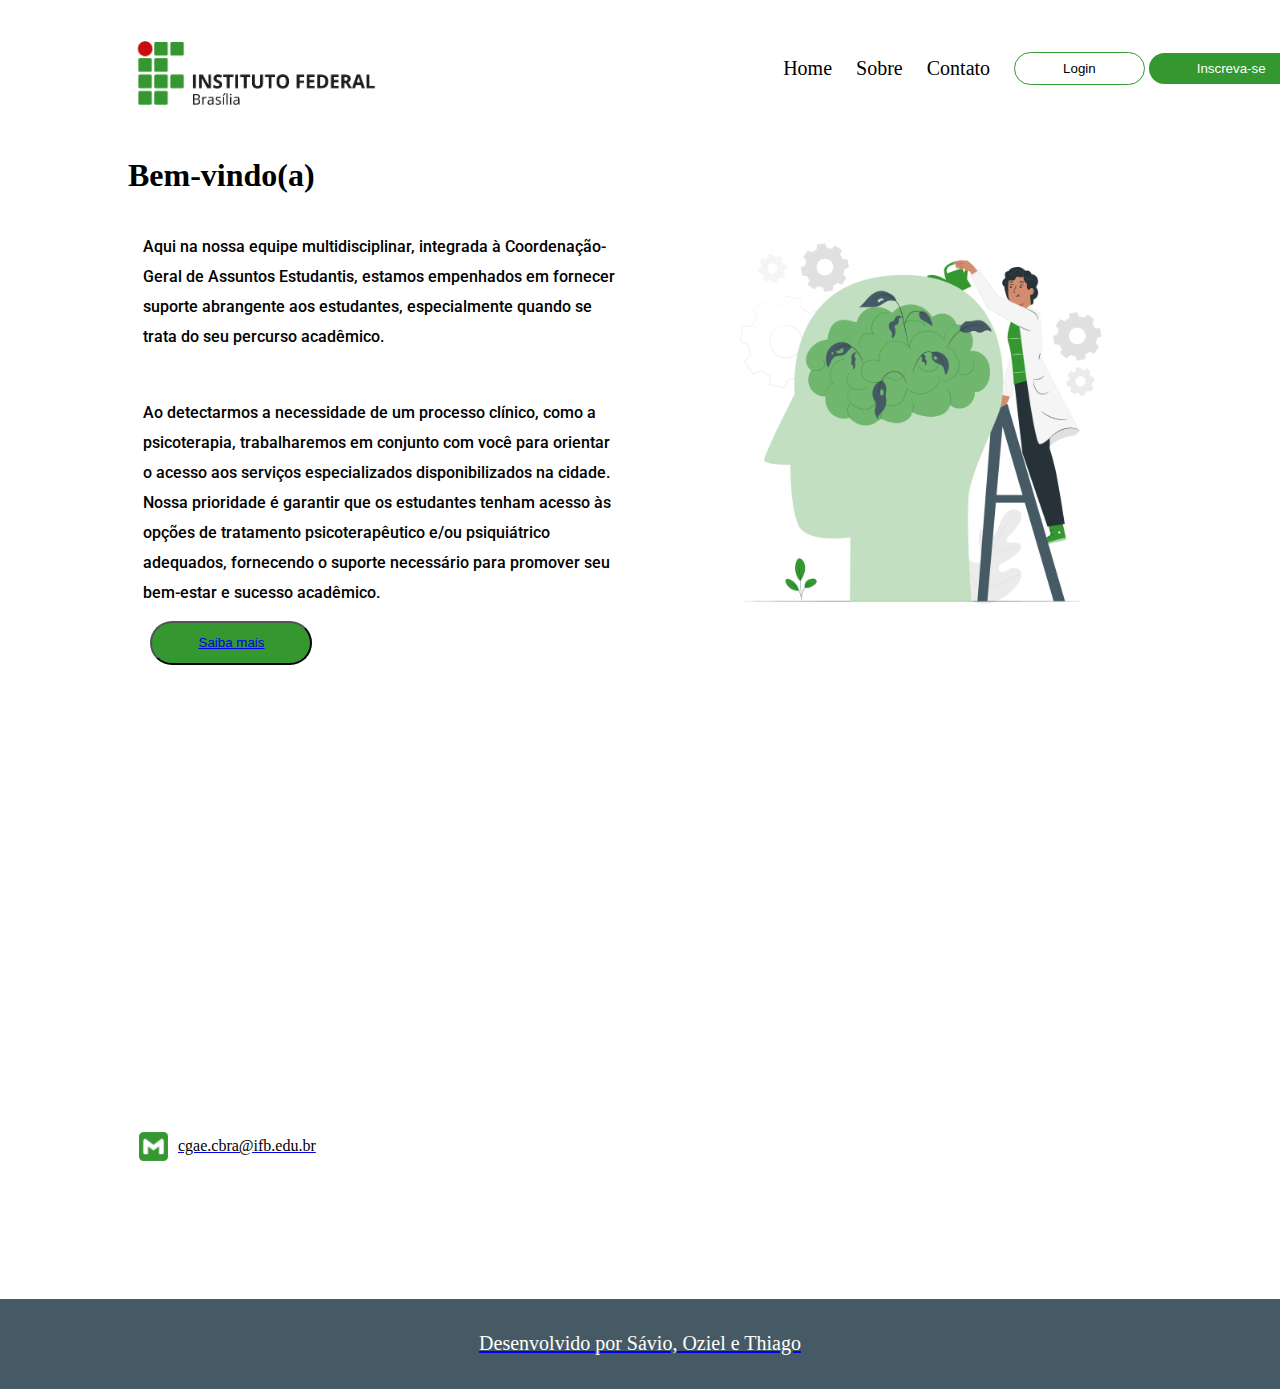
<file: index.html>
<!DOCTYPE html>
<html lang="pt-br">
<head>
    <meta charset="UTF-8">
    <meta name="viewport" content="width=device-width, initial-scale=1.0">
    <title>Insituto Federal Brasília</title>
    <link rel="stylesheet" href="./stylehome.css">
</head>
<body>

    <header id="header">
    <img src="./img/IFB.png" alt="">
    <nav class="navigation">
      <a href="#">Home</a>
      <a href="sobre.html">Sobre</a>
      <a href="mailto:cgae.cbra@ifb.edu.br">Contato</a>
      <div class="button-wrapper">
        <a href="./login.html"><button class="login">Login</button></a>
        <a href="./cadastro.html"><button class="cadastro">Inscreva-se</button></a>
      </div>
    </nav>
  </header>

    <main>
        <h1>Bem-vindo(a)</h1>
        <div class="container-main">
            <div id="p-main">
                <p id="p-home">Aqui na nossa equipe multidisciplinar, integrada à Coordenação-Geral de Assuntos Estudantis, estamos empenhados em fornecer suporte abrangente aos estudantes, especialmente quando se trata do seu percurso acadêmico.</p>
                <p id="p-home">Ao detectarmos a necessidade de um processo clínico, como a psicoterapia, trabalharemos em conjunto com você para orientar o acesso aos serviços especializados disponibilizados na cidade. Nossa prioridade é garantir que os estudantes tenham acesso às opções de tratamento psicoterapêutico e/ou psiquiátrico adequados, fornecendo o suporte necessário para promover seu bem-estar e sucesso acadêmico.</p>
            </div>
            <div>
                <img id="img-home" src="img/Mental health-pana 1.png" />
            </div>
        </div>    
        <div class="container-img">
            <button id="saibam"><a href="sobre.html">Saiba mais</a></button>
        </div>

        <div id="emailcgae">
            <img src="img/SVGRepo_iconCarrier.png">            
            <a href="mailto:cgae.cbra@ifb.edu.br">
            <p>cgae.cbra@ifb.edu.br</p>
        </div> 
    </main>

    <footer><p>Desenvolvido por Sávio, Oziel e Thiago</p></footer>
</body>
</html>
</file>
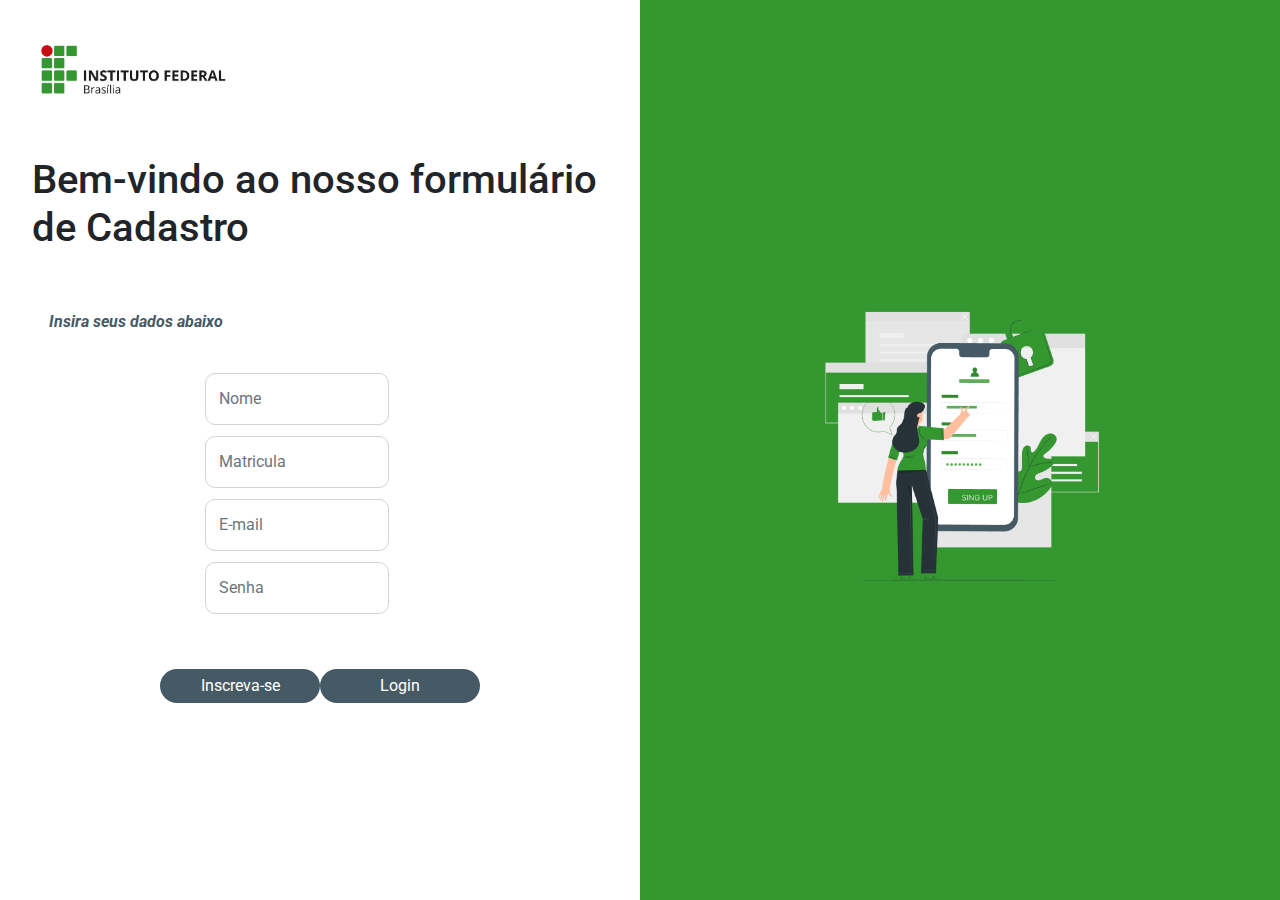
<file: cadastro.html>
<!DOCTYPE html>
<html lang="pt-br">
<head>
    <link rel="stylesheet" href="./styleAgenda.css">
    <link rel="stylesheet" href="https://cdn.jsdelivr.net/npm/bootstrap@4.0.0/dist/css/bootstrap.min.css" integrity="sha384-Gn5384xqQ1aoWXA+058RXPxPg6fy4IWvTNh0E263XmFcJlSAwiGgFAW/dAiS6JXm" crossorigin="anonymous">
    <meta charset="UTF-8">
    <meta name="viewport" content="width=device-width, initial-scale=1.0">
    <title>Insituto Federal Brasília</title>
    <link rel="stylesheet" href="./styleCadastro.css">
    
</head>
<body>
    <div class="bodycadastro">
		<main class="main1">
            <img src="./img/IFB.png" width="35%">
            <h1>Bem-vindo ao nosso formulário de Cadastro</h1>

            <p>Insira seus dados abaixo</p>

            <div class="padding-formulario">
                <div class="row g-3">
                    <div class="col">
                    <input type="text" class="form-control" placeholder="Nome" aria-label="First name" style="border-radius: 10px;">
                    </div>
                    
                </div>
                <div class="row g-3">
                    <div class="col">
                    <input type="number" class="form-control" placeholder="Matricula" aria-label="First name" style="border-radius: 10px;">
                    </div>
                </div>
                <div class="row g-3">
                    <div class="col">
                    <input type="email" class="form-control" placeholder="E-mail" aria-label="email" style="border-radius: 10px;">
                    </div>
                </div>
                <div class="row g-3">
                    <div class="col">
                    <input type="password" class="form-control" placeholder="Senha" aria-label="Senha" style="border-radius: 10px;">
                    </div>
                </div>
                <div class="flex">
                    <div class="btn-group" role="group" aria-label="Basic example">
                       <a href="./login.html"><button type="button" class="btn btn-primary">Inscreva-se</button></a>
                        <a href="./loginSucess.html"><button type="button" class="btn btn-primary">Login</button></a>
                    </div>
                </div>

        </main>
            

		<main class="main2">
            <div class="imgcadastro">
			    <img src="./img/Mobile login-pana 1.png" width="50%">
            </div>
        </main>
    </div>
</file>
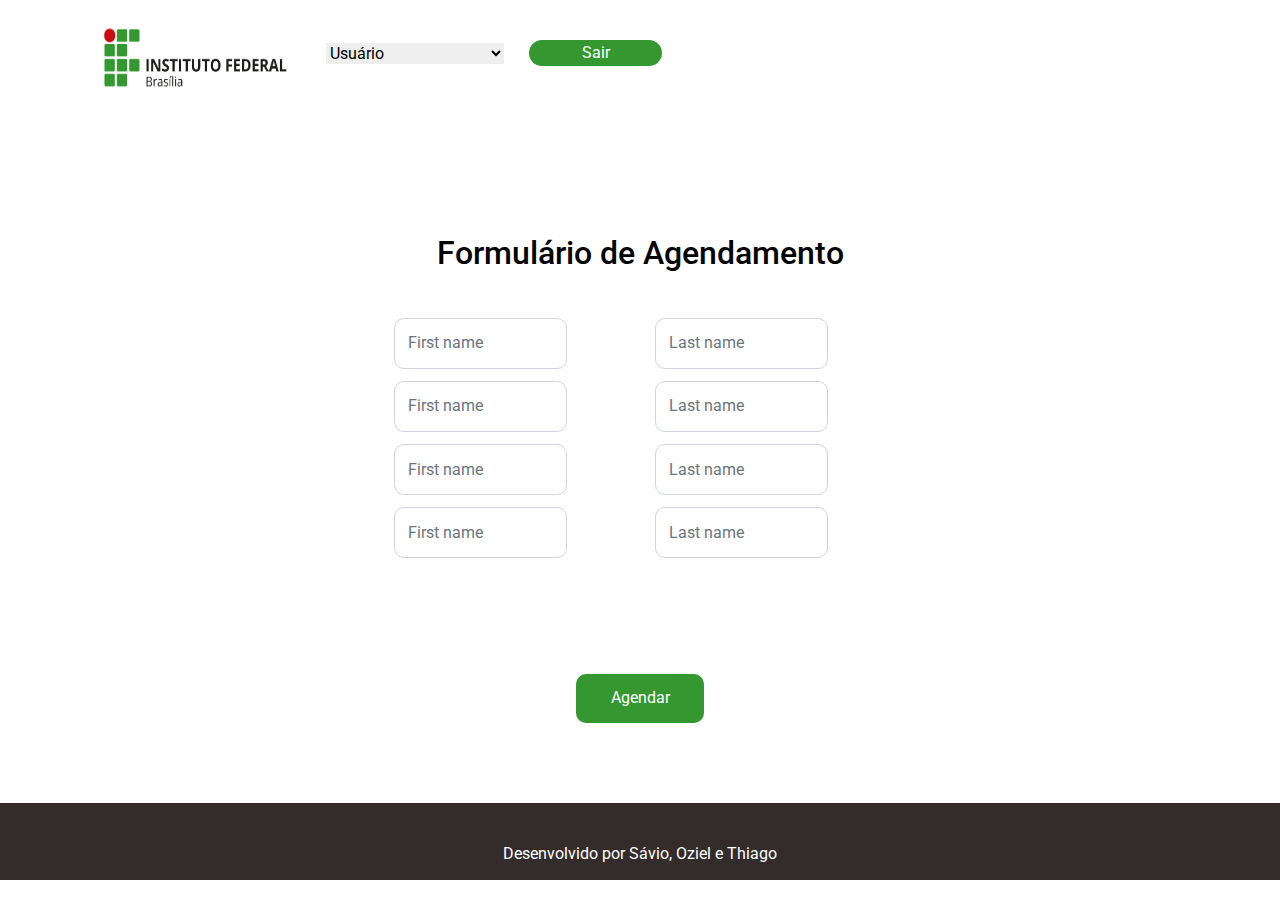
<file: formAgendamento.html>
<!DOCTYPE html>
<html lang="pt-br">
<head>
    <link rel="stylesheet" href="./styleAgenda.css">
    <link rel="stylesheet" href="https://cdn.jsdelivr.net/npm/bootstrap@4.0.0/dist/css/bootstrap.min.css" integrity="sha384-Gn5384xqQ1aoWXA+058RXPxPg6fy4IWvTNh0E263XmFcJlSAwiGgFAW/dAiS6JXm" crossorigin="anonymous">
    <meta charset="UTF-8">
    <meta name="viewport" content="width=device-width, initial-scale=1.0">
    <title>Insituto Federal Brasília</title>
</head>
<body>
    <header>
        <nav class="navbar bg-body-tertiary">
            <div class="container">
              <a class="navbar-brand" href="#">
                <img src="img/IFB.png" alt="Bootstrap" width="200" height="80" style="position: relative; left: 5%;">
              </a>           
                    
                    <select class="form-select" aria-label="Default select example">
                        <option selected style="position: relative; right: 5%;">Usuário</option>
                        <option value="1">Meu Perfil</option>
                        <option value="2">Configurações</option>
                        <option value="3">opção 3</option>
                    </select>
                    <a href="./index.html" style="width: 60%;"><input type="reset" name="btn-sair" value="Sair" style="width: 20%;"></input></a>
                    
                
            </div>
        </nav>
           
        </nav>


    </header>

   <main>
        <H2>Formulário de Agendamento</H2>
        <div class="padding-formulario">
            <div class="row g-3">
                <div class="col">
                <input type="text" class="form-control" placeholder="First name" aria-label="First name" style="border-radius: 10px;">
                </div>
                <div class="col">
                <input type="text" class="form-control" placeholder="Last name" aria-label="Last name" style="border-radius: 10px;">
                </div>
            </div>
            <div class="row g-3">
                <div class="col">
                <input type="text" class="form-control" placeholder="First name" aria-label="First name" style="border-radius: 10px;">
                </div>
                <div class="col">
                <input type="text" class="form-control" placeholder="Last name" aria-label="Last name" style="border-radius: 10px;">
                </div>
            </div>
            <div class="row g-3">
                <div class="col">
                <input type="text" class="form-control" placeholder="First name" aria-label="First name" style="border-radius: 10px;">
                </div>
                <div class="col">
                <input type="text" class="form-control" placeholder="Last name" aria-label="Last name" style="border-radius: 10px;">
                </div>
            </div>
            <div class="row g-3">
                <div class="col">
                <input type="text" class="form-control" placeholder="First name" aria-label="First name" style="border-radius: 10px;">
                </div>
                <div class="col">
                <input type="text" class="form-control" placeholder="Last name" aria-label="Last name" style="border-radius: 10px;">
                </div>
            </div>
        </div>

       
        <div class="flex">
            <input type="submit" name="bnt-agendar" value="Agendar"></input>
        </div>

    
    </main>

  

    <footer><p>Desenvolvido por Sávio, Oziel e Thiago</p></footer>
</body>
</html>
</file>
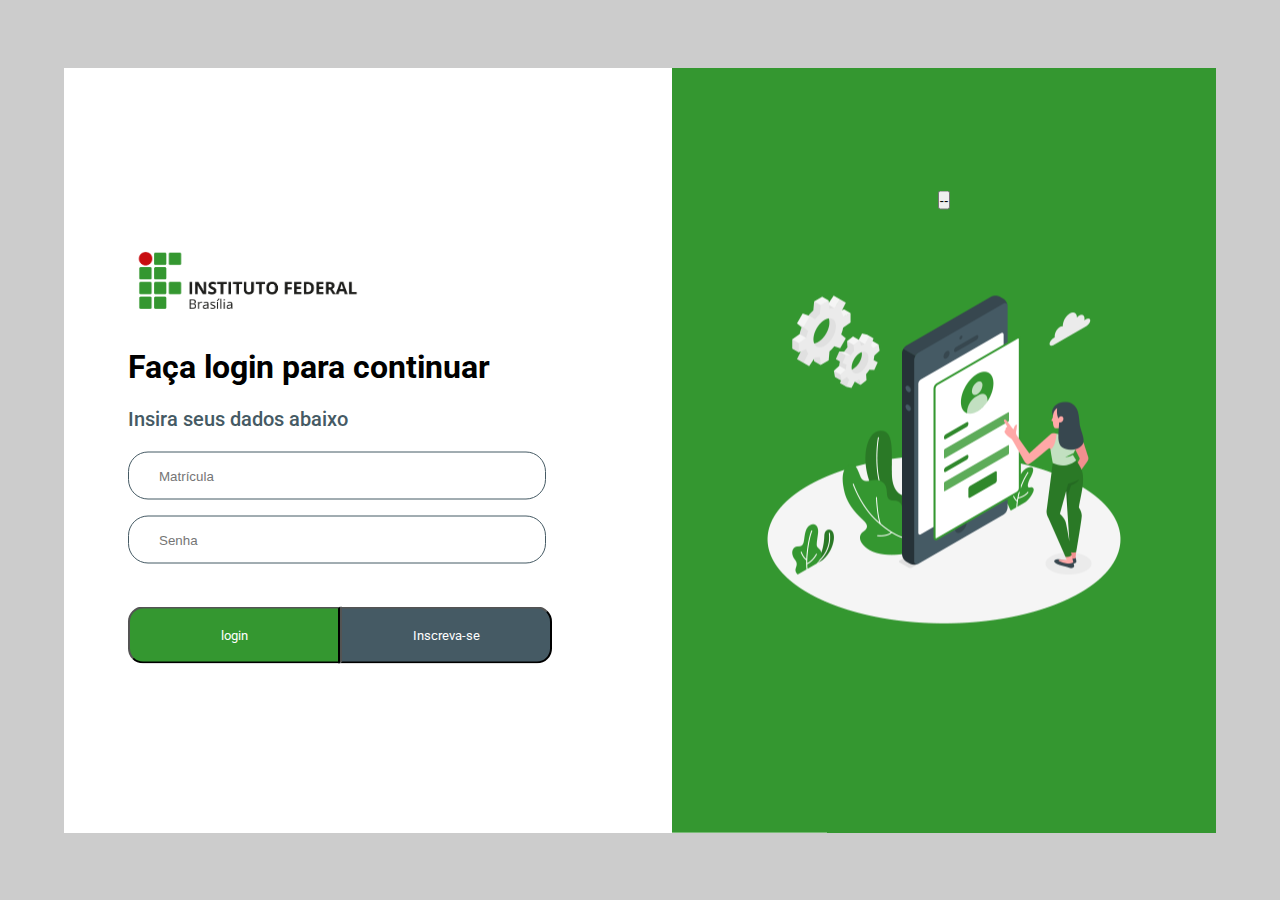
<file: login copy.html>
<!DOCTYPE html>
<html lang="en">
<head>
    <meta charset="UTF-8">
    <link rel="stylesheet" href="login.css">
    <meta name="viewport" content="width=device-width, initial-scale=1.0">
    <title>Insituto Federal Brasília</title>
</head>
<body>
  <main>
    <div class="text-content">
      <img class="logo" src="./img/IFB.png" alt="">
      <form action="">
        <div class="text-group">
          <h1>Faça login para continuar</h1>
          <p>Insira seus dados abaixo</p>
        </div>
        <div class="input-group">
          <input class="matricula" type="text" placeholder="Matrícula">
          <input class="senha" type="password" placeholder="Senha">
        </div>
        <div class="submit-group">
          <a href="./loginSucess.css"><input class="login-bt" type="submit" value="login"></a>
          <a href="./cadastro.html"><button class="cadastro-bt">Inscreva-se</button></a>
        </div>
      </form>
    </div>
    <div class="img-content">
      <button>--</button>
      <img src="./img/Mobile login-amico 1.png" alt="">
    </div>
  </main>
</body>
</html>
</file>
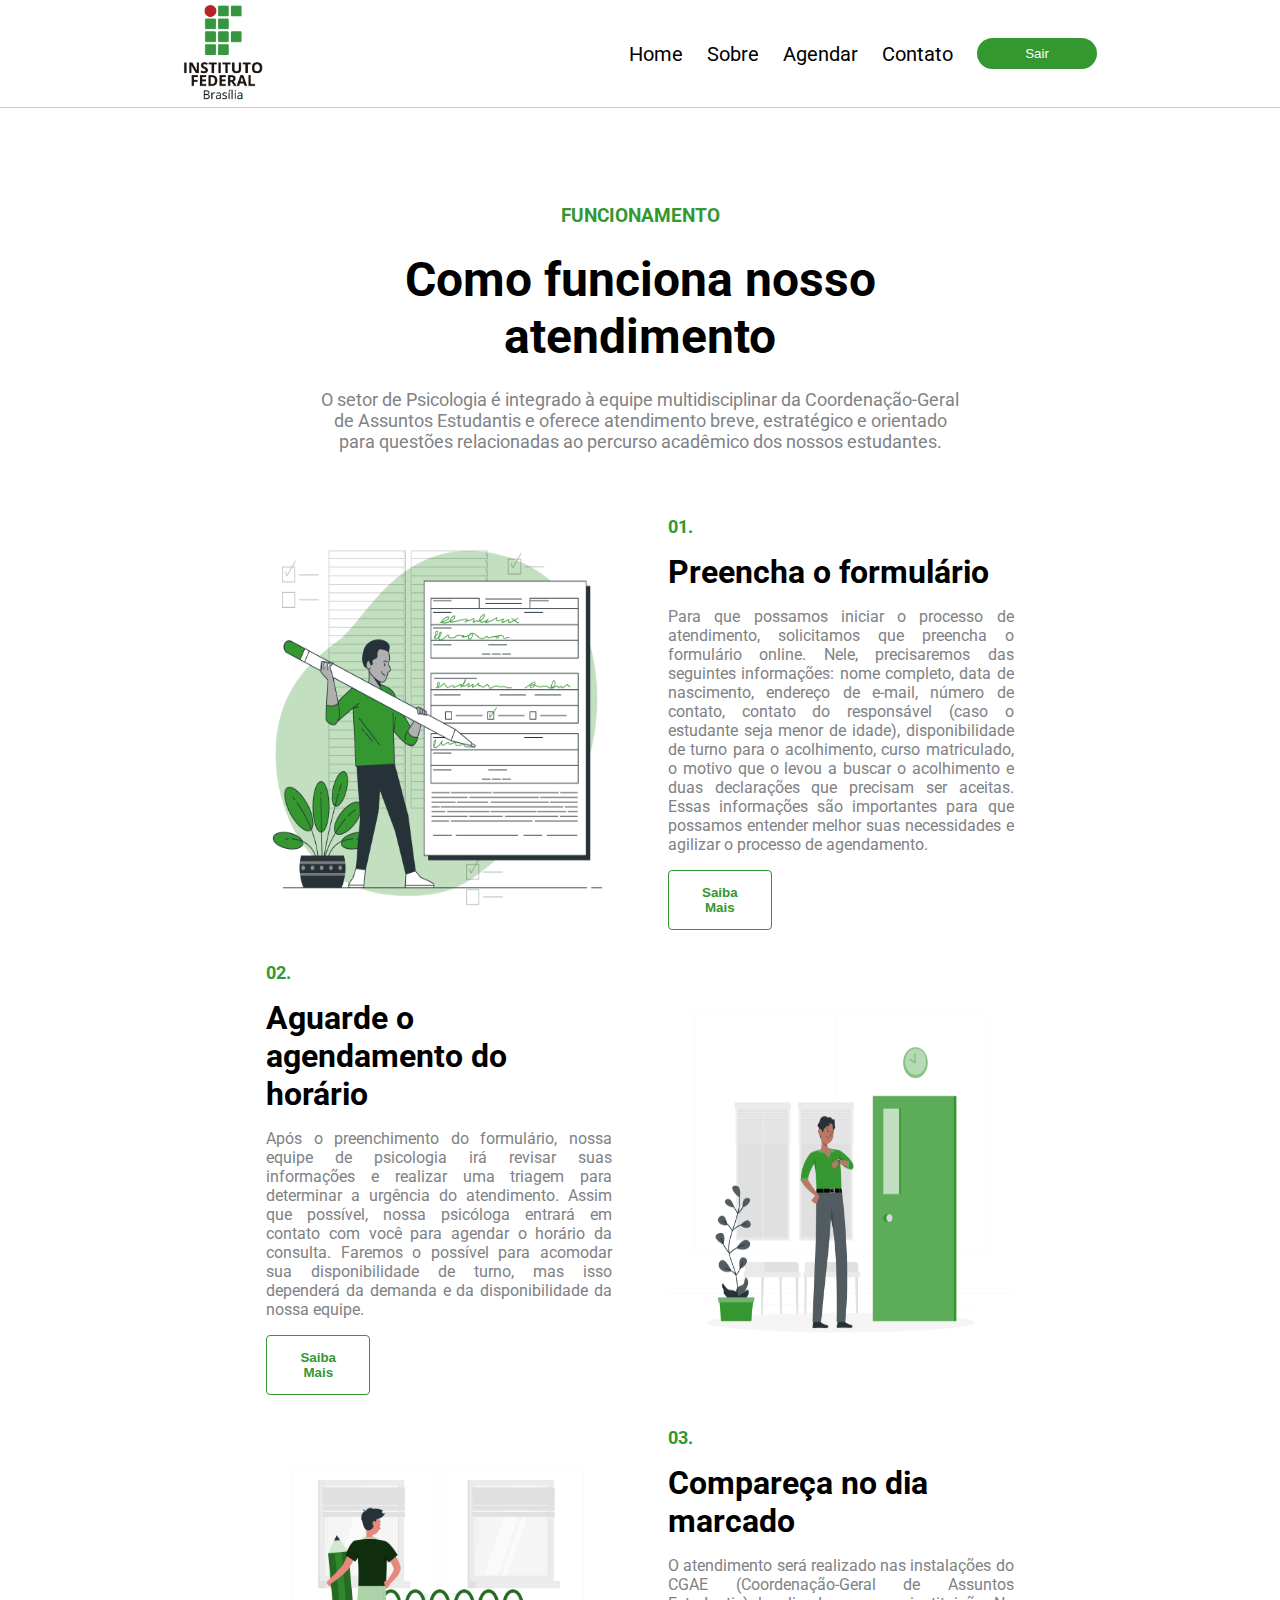
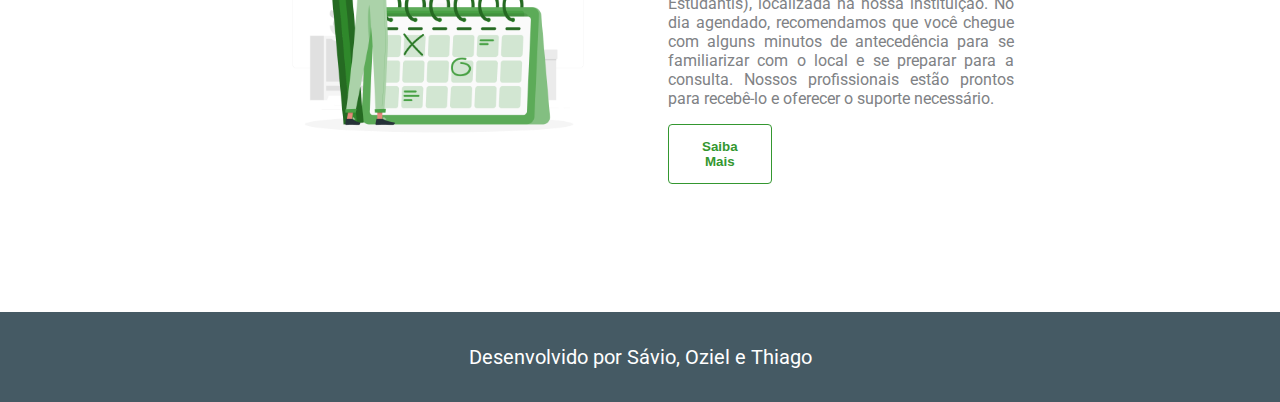
<file: loginSucess.html>
<!DOCTYPE html>
<html lang="pt-br">

<head>
  <meta charset="UTF-8">
  <link rel="stylesheet" href="loginSucess.css">
  <meta name="viewport" content="width=device-width, initial-scale=1.0">
  <title>Document</title>
</head>

<body>

  <header id="header">
    <img src="./img/IFBVertical.png" alt="">
    <nav class="navigation">
      <a href="index.html">Home</a>
      <a href="./sobre.html">Sobre</a>
      <a href="./formAgendamento.html">Agendar</a>
      <a href="mailto:cgae.cbra@ifb.edu.br">Contato</a>
      <div class="button-wrapper">
        <a href="./index.html"><button class="cadastro">Sair</button></a>
      </div>
    </nav>
  </header>

  <main id="main">
    <div class="atendimento-info">
      <h3>FUNCIONAMENTO</h3>
      <h2>Como funciona nosso atendimento</h2>
      <p>O setor de Psicologia é integrado à equipe multidisciplinar da 
        Coordenação-Geral de Assuntos Estudantis e oferece atendimento breve, 
        estratégico e orientado para questões relacionadas ao percurso acadêmico dos nossos estudantes.</p>
      
    </div>
    <div class="atendimento-container">
      <div class="atendimento-wrapper atendimento-wrapper-1">
        <img src="./img/Fill_out-bro_1.png" alt="">
        <div class="atendimento-wrapper-infos">
          <p class="atendimento-wrapper-infos-title">01.</p>
          <h4>Preencha o formulário</h4>
          <p class="atendimento-wrapper-infos-paragrafo">Para que possamos iniciar o processo de atendimento, solicitamos que preencha o formulário online. Nele, precisaremos das seguintes informações: nome completo, data de nascimento, endereço de e-mail, número de contato, contato do responsável (caso o estudante seja menor de idade), disponibilidade de turno para o acolhimento, curso matriculado, o motivo que o levou a buscar o acolhimento e duas declarações que precisam ser aceitas. Essas informações são importantes para que possamos entender melhor suas necessidades e agilizar o processo de agendamento.</p>
          <button>Saiba Mais</button>
        </div>
      </div>
      <div class="atendimento-wrapper atendimento-wrapper-2">
        <div class="atendimento-wrapper-infos">
          <p class="atendimento-wrapper-infos-title">02.</p>
          <h4>Aguarde o agendamento do horário</h4>
          <p class="atendimento-wrapper-infos-paragrafo">Após o preenchimento do formulário, nossa equipe de psicologia irá revisar suas informações e realizar uma triagem para determinar a urgência do atendimento. Assim que possível, nossa psicóloga entrará em contato com você para agendar o horário da consulta. Faremos o possível para acomodar sua disponibilidade de turno, mas isso dependerá da demanda e da disponibilidade da nossa equipe.</p>
          <button>Saiba Mais</button>
        </div>
        <img src="./img/Waiting-rafiki_1.png" alt="">
      </div>
      <div class="atendimento-wrapper atendimento-wrapper-3">
        <img src="./img/Calendar-rafiki_1.png" alt="">
        <div class="atendimento-wrapper-infos">
          <p class="atendimento-wrapper-infos-title">03.</p>
          <h4>Compareça no dia marcado</h4>
          <p class="atendimento-wrapper-infos-paragrafo">O atendimento será realizado nas instalações do CGAE (Coordenação-Geral de Assuntos Estudantis), localizada na nossa instituição. No dia agendado, recomendamos que você chegue com alguns minutos de antecedência para se familiarizar com o local e se preparar para a consulta. Nossos profissionais estão prontos para recebê-lo e oferecer o suporte necessário.</p>
          <button>Saiba Mais</button>
        </div>
      </div>
  </main>

  <footer>
    <p>Desenvolvido por Sávio, Oziel e Thiago</p>
  </footer>
</body>
</html>
</file>
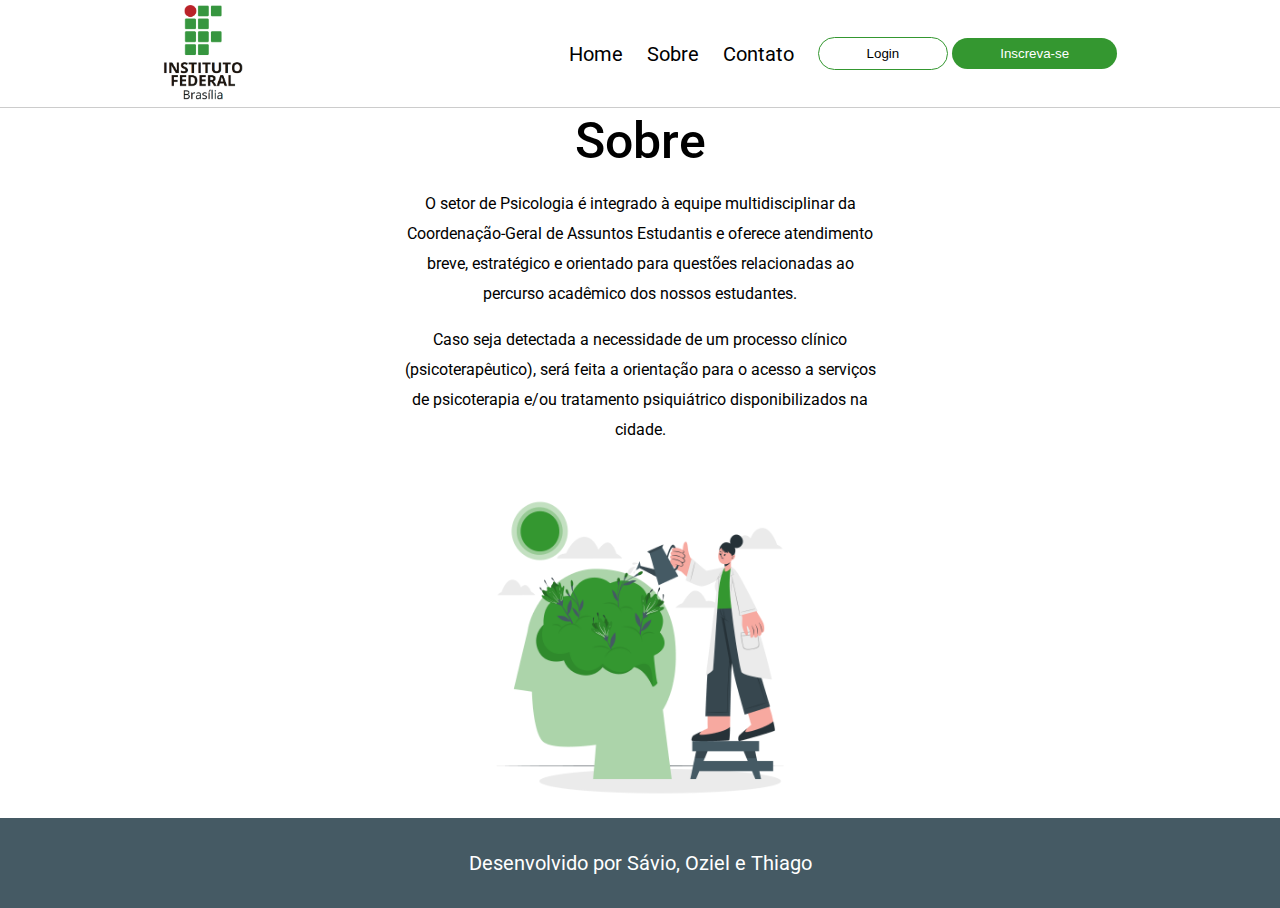
<file: sobre.html>
<!DOCTYPE html>
<html lang="pt-br">
<head>
    <meta charset="UTF-8">
    <link rel="stylesheet" href="style.css">
    <meta name="viewport" content="width=device-width, initial-scale=1.0">
    <title>Document</title>
</head>
<body>
  <header id="header">
    <img src="./img/IFBVertical.png" alt="">
    <nav class="navigation">
      <a href="index.html">Home</a>
      <a href="sobre.html">Sobre</a>
      <a href="">Contato</a>
      <div class="button-wrapper">
        <a href="login.html"><button class="login">Login</button></a>
        <a href="cadastro.html"><button class="cadastro">Inscreva-se</button></a>
      </div>
    </nav>
  </header>

  <main>
    <h1>Sobre</h1>
    <div class="paragrafos">
      <p>O setor de Psicologia é integrado à equipe multidisciplinar da 
        Coordenação-Geral de Assuntos Estudantis e oferece atendimento breve, 
        estratégico e orientado para questões relacionadas ao percurso acadêmico dos nossos estudantes.</p>
      <p>
        Caso seja detectada a necessidade de um processo clínico (psicoterapêutico), 
        será feita a orientação para o acesso a serviços de psicoterapia e/ou 
        tratamento psiquiátrico disponibilizados na cidade.
      </p>
    </div>
    <img src="./img/Mental health-cuate 1.png" alt="">
  </main>

  <footer>
    <p>Desenvolvido por Sávio, Oziel e Thiago</p>
  </footer>
</body>
</html>
</file>
<file: stylehome.css>
@import url('https://fonts.googleapis.com/css2?family=Roboto&display=swap');



body{
    font: 'Roboto', sans-serif;
    margin: 0%;
    padding: 0%;
    background-color: #FFF;
    width: 100%;
}

#header {
    display: flex;
    justify-content: space-around;
    align-items: center;
    height: 15vh;
    width: 1440px;
    height: 136px;
    border: 0.5px

}

header img {
    width: 260px;
    height: 87.05357360839844px;
    top: 23px;
    margin-right: 10%;
}

#header .navigation {
    display: flex;
    gap: 1.5rem;
    align-items: center;
}

#header .navigation a {
    text-decoration: none;
    font-size: 20px;
    color: #000000;
}


.login, .cadastro {
    padding: 8px 48px;
    border-radius: 50px;
    cursor: pointer;
}
.login{
    border: 1px solid #349730;
    background-color: transparent;
}

.cadastro{
    border: none;
    background-color: #349730;
    color: white;
}

h1{
    margin-left: 10%;
}

.container-main{
    display: flex;
}

#p-home{
    width: 478px;
    height: 150px;
    top: 417px;
    left: 163px;
    font-family: Roboto;
    font-size: 16px;
    font-weight: 500;
    line-height: 30px;
    letter-spacing: 0px;
    text-align: justified;
    margin-left: 30%;
}

#img-home{
    width: 50%;
    height: 100%;
    margin-left: 30%;
}

.container-img{
    width: 500px;
    height: 500px;
    top: 257px;
    left: 766px;

}

#saibam{
    width: 162px;
    height: 44px;
    top: 621px;
    padding: 0px 30px 0px 31px;
    border-radius: 50px;
    background-color: #349730;
    color: white;
    margin-left: 30%;
}

#emailcgae{
    display: flex;
}

#emailcgae p{
    display: flex;
    color: black;
    text-decoration: none;
}

#emailcgae img{
    width: 30px;
    height: 30px;
    padding: 10px;
    margin-left: 10%;
    margin-bottom: 10%;;
}

footer {
    display: flex;
    justify-content: center;
    align-items: center;
    width: 100%;
    height: 10vh;
    background-color: #455A64;
}

footer p {
    font-size: 20px;
    color: #ffffff;
}

a {
    font: 'Roboto', sans-serif;
}
</file>
<file: styleAgenda.css>
@import url('https://fonts.googleapis.com/css2?family=Montserrat:ital,wght@0,400;0,600;0,700;0,800;0,900;1,500;1,700&family=Roboto:ital,wght@0,100;0,300;0,400;0,500;0,700;0,900;1,100;1,300;1,400;1,500;1,700;1,900&display=swap');

body{
    margin: 0%;
    padding: 0%;
    background-color: #ffff;
}
h2{
    color: white;
    text-align: center;
    margin: auto;
}



/*formulario*/
nav input, select{
    border: none;
    

}
a{
    flex: wrap;
    border-radius: 30px;
    background-color: #349730;
    color: white;
}

nav input {
    width: 45%;
    flex: wrap;
    border-radius: 30px;
    background-color: #349730;
    color: white;
}
nav input:hover{
    background-color: #C80C0F;
}
nav select{
    width: 16%;
}

main{
    margin-top: 10%;
    box-sizing: border-box;
}
main h2{
    color: black;
}

.padding-formulario{
    box-sizing: border-box;
    padding: 2%;
    align-items: center;
    justify-items: center;
    justify-content: center;
    margin: auto;
  
}

.g-3 input{
    padding: 0.8rem;
    width: 75%;
    margin-top: 5%;
    
}



.flex{
    display: flex;
    align-items: center;
    justify-content: center;
    margin-top: 7%;

}
.flex input{
    border-radius: 10px;
    padding: 1%;
    width: 8rem;
    border: none;
    margin-bottom: 5rem;
    background-color: #349730;
    color: white;
}
.flex input:hover{
    background-color:#C80C0F ;
    color: white;
    
}

footer{
	text-align: center;
    height: 2rem;

	
}
footer{
    background-color: rgb(52, 43, 43);
    width: 100%;
    color: white;
    padding: 3%;

}
</file>
<file: styleCadastro.css>
@import url('https://fonts.googleapis.com/css2?family=Roboto&display=swap');

*{
    margin: 0;
    padding: 0;

}
body{
    box-sizing: border-box;
}
.bodycadastro{
	display: grid;
	grid-template-columns: 5fr 5fr;
	grid-template-rows: 100vh;
	grid-template-areas:
                        "main1 main2"
                        "main1 main2"
                        "main1 main2";
				
}
.main1{
    margin-top: 0;
	grid-area: main1;
	background: rgb(255, 255, 255);
    padding: 5%;
}
.main1 img{
    margin-bottom: 10%;
}
.main1 p{
    text-align: left;
    margin-top: 10%;
    margin-left: 3%;
    color: #455A64;
    font-style: italic;
    font-weight:bolder ;
}

.flex{
    display: flex;
    align-items: center;
    justify-content: center;
    margin-top: 10%;

}
.flex button{
    border-radius: 20px;
    padding: 3%;
    width: 10rem;
    border: none;
    margin-bottom: 5rem;
    background-color: #455A64;
    
}
.flex button:hover{
    background-color:#349730 ;
    color: white;
}
.main2{
    margin-top: 0;
	grid-area: main2;
	background-color: #349730;
    display: grid;
}

.imgcadastro{
    display: flex;
    align-items: center;
    text-align: center;
    justify-content: center;
}

.padding-formulario{
    box-sizing: border-box;
    padding: 2%;
    align-items: center;
    justify-items: center;
    justify-content: center;
    margin: auto;
  
}

.g-3 input{
    padding: 0.8rem;
    width: 80%;
    margin-top: 5%;
    
}
</file>
<file: login.css>
@import url('https://fonts.googleapis.com/css2?family=Roboto&display=swap');

* {
    margin: 0;
    padding: 0;
    box-sizing: border-box;
}

body {
    background-color: #ccc;
    font-family: 'Roboto', sans-serif;
    
}

main {
    padding-left: 5%;
    background-color: #ffffff;
    position: fixed;
    top: 50%;
    left: 50%;
    transform: translate(-50%, -50%);
    width: 90%;
    display: flex;
    align-items: center;
    height: 85vh;
}

.text-content {
    width: 50%;
    height: 100%;
    flex-direction: column;
    display: flex;
    align-items: flex-start;
    justify-content: center;
    gap: 2rem;
}

.logo {
}

p {
    color: #455A64;
    font-family: Roboto, sans-serif;
    font-size: 20px;
    font-style: normal;
    font-weight: 500;
    line-height: 66px;
}


.input-group {
    display: flex;
    flex-direction: column;
    gap: 1rem;
}

.matricula, .senha{
    border-radius: 20px;
    border: 1px solid #455A64;
    background: #FFF;
    width: 418px;
    height: 48px;
    padding-left: 30px;
}

.senha {
    margin-bottom: 10%;
}

.text-content .logo {
    width: 239px;
}

.submit-group {
    flex-direction: row;
    max-width: 500px;
    display: flex;
}

a:hover, a:visited, a:link {
    color: white;
}

a {
   text-decoration: none; 
}

.login-bt {
    display: flex;
    color: #FFF;
    width: 212px;
    height: 57px;
    justify-content: center;
    align-items: center;
    border-radius: 15px 0px 0px 15px;
    background: #349730;
    font-family: Roboto, sans-serif;
    
}

.cadastro-bt {
    display: flex;
    color: #FFF;
    width: 212px;
    height: 57px;
    padding: 0px 40px;
    justify-content: center;
    align-items: center;
    border-radius: 0px 15px 15px 0px;
    background: #455A64;
    font-family: Roboto, sans-serif;
    
}

.img-content {
    flex-direction: column;
    display: flex;
    align-items: center;
    justify-content: center;
    background-color: #349730;
    width: 50%;
    height: 100%;
}

.img-content img {
    width: 500px;
    justify-content: center;
}

@media (max-width: 768px) {
    main .paragrafos {
        width: 90%;
        max-width: 400px;
    }

    main img {
        width: 90%;
        max-width: 300px;
    }

    main h1 {
        font-size: 40px;
        line-height: 50px;
    }
}
</file>
<file: loginSucess.css>
@import url('https://fonts.googleapis.com/css2?family=Roboto&display=swap');

* {
    margin: 0;
    padding: 0;
    box-sizing: border-box;
}

body {
    font-family: 'Roboto', sans-serif;
}


#header {
    display: flex;
    justify-content: space-around;
    align-items: center;
    height: 12vh;
    border-bottom: 0.5px solid #CCC;
}

#header img {
    width: 80px;
}

#header .navigation {
    display: flex;
    gap: 1.5rem;
    align-items: center;
}

#header .navigation a {
    text-decoration: none;
    font-size: 20px;
    color: #000000;
}

.login, .cadastro {
    padding: 8px 48px;
    border-radius: 50px;
    cursor: pointer;
}
.login{
    border: 1px solid #349730;
    background-color: transparent;
    transition: 0.5s;
}

.cadastro{
    border: none;
    background-color: #349730;
    color: white;
}

#main {
    margin: 0 auto;
    background-color: #ffffff;
    padding: 6em 0;
}

.atendimento-info {
    display: flex;
    flex-direction: column;
    gap: 1.5em;
    margin: 0 auto;
    width: 50%;
    text-align: center;
}

.atendimento-info h3 {
    text-transform: uppercase;
    color: #349730;
    font-size: 1.2em;
}

.atendimento-info h2 {
    font-size: 3rem;
    color: #000000;
}

.atendimento-info p {
    font-size: 1.150rem;
    color: #808285;
}

.atendimento-container {
    width: 60%;
    margin: 0 auto;
    margin-top: 4em;
}

.atendimento-wrapper {
    width: 100%;
    display: flex;
    justify-content: center;
    gap: 3.5em;
    margin-bottom: 2em;
}

.atendimento-wrapper img {
    width: 45%;
}

.atendimento-wrapper-infos {
    display: flex;
    justify-content: center;
    flex-direction: column;
    width: 45%;
    gap: 1rem;
}
 
.atendimento-wrapper-infos .atendimento-wrapper-infos-title {
    color: #349730;
    font-size: 1.125rem;
    font-weight: 700;
}

.atendimento-wrapper-infos h4 {
    font-size: 2rem;
    font-weight: 700;
}

.atendimento-wrapper-infos .atendimento-wrapper-infos-paragrafo {
    text-align: justify;
    font-size: 1rem;
    color: #808285;
}

.atendimento-wrapper-infos button {
    padding: 14px 24px;
    border-radius: 4px;
    width: 30%;
    background-color: transparent;
    color: #349730;
    border: 1px solid #349730;
    font-weight: 600;
    cursor: pointer;
    transition: 0.5s;
}

.atendimento-wrapper-infos button:hover {
    color: #ffffff;
    background-color: #349730;
}

footer {
    display: flex;
    justify-content: center;
    align-items: center;
    width: 100%;
    height: 10vh;
    background-color: #455A64;
}

footer p {
    font-size: 20px;
    color: #ffffff;
}
</file>
<file: style.css>
@import url('https://fonts.googleapis.com/css2?family=Roboto&display=swap');

* {
    margin: 0;
    padding: 0;
    box-sizing: border-box;
}

body {
    font-family: 'Roboto', sans-serif;
}

#header {
    display: flex;
    justify-content: space-around;
    align-items: center;
    height: 12vh;
    border-bottom: 0.5px solid #CCC;
}

#header img {
    width: 80px;
}

#header .navigation {
    display: flex;
    gap: 1.5rem;
    align-items: center;
}

#header .navigation a {
    text-decoration: none;
    font-size: 20px;
    color: #000000;
}

.login, .cadastro {
    padding: 8px 48px;
    border-radius: 50px;
    cursor: pointer;
}

.login{
    border: 1px solid #349730;
    background-color: transparent;
    transition: 0.5s;
}

.cadastro{
    border: none;
    background-color: #349730;
    color: white;
}

main {
    display: flex;
    flex-direction: column;
    align-items: center;
    width: 100%;
    gap: 15px;
    padding: 0;
}

main h1 {
    font-size: 50px;
    line-height: 66px;
    font-weight: 500;
}

main .paragrafos {
    width: 478px;
}

main .paragrafos p {
    font-size: 16px;
    text-align: center;
    margin-bottom: 1rem;
    line-height: 30px;
}

main img {
    width: 330px;
}

footer {
    display: flex;
    justify-content: center;
    align-items: center;
    width: 100%;
    height: 10vh;
    background-color: #455A64;
}

footer p {
    font-size: 20px;
    color: #ffffff;
}

/* Media Query para dispositivos com largura menor ou igual a 768px */
@media (max-width: 768px) {
    main .paragrafos {
        width: 90%;
        max-width: 400px;
    }

    main img {
        width: 90%;
        max-width: 300px;
    }

    main h1 {
        font-size: 40px;
        line-height: 50px;
    }
}
</file>
